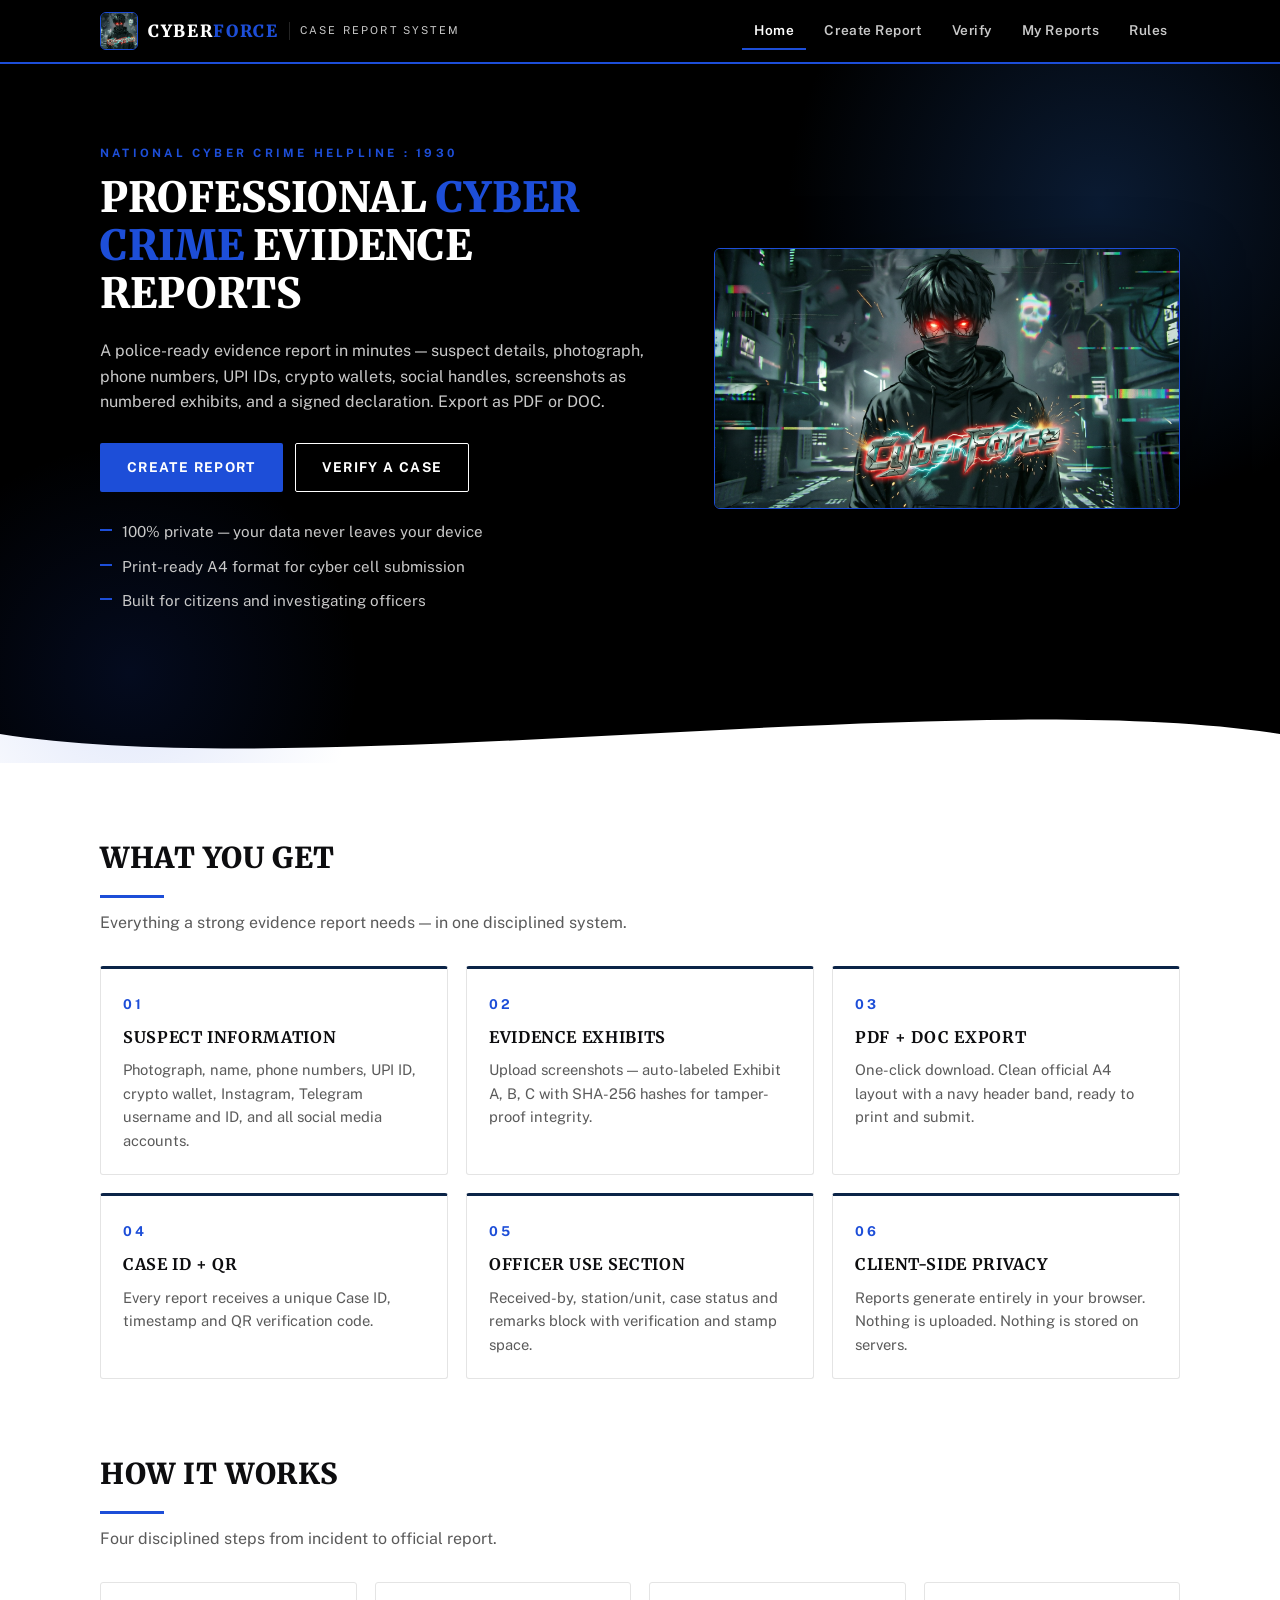
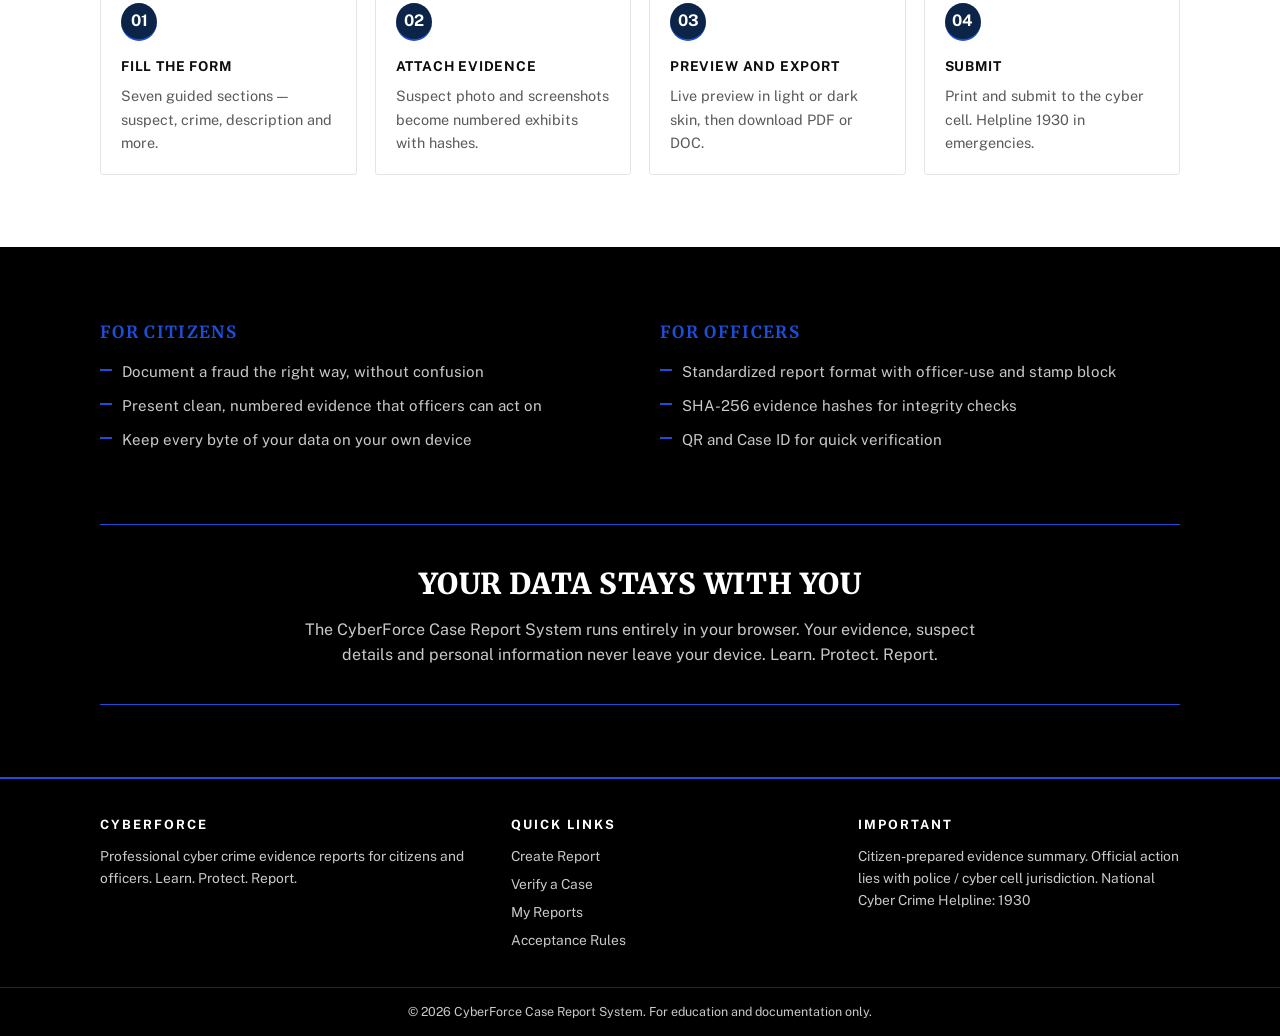
<file: index.html>
<!DOCTYPE html>
<html lang="en">
<head>
  <meta charset="UTF-8">
  <meta name="viewport" content="width=device-width, initial-scale=1.0">
  <title>CyberForce Case Report System — Professional Cyber Crime Evidence Reports</title>
  <meta name="description" content="Create professional, police-ready cyber crime evidence reports with suspect details, photograph, UPI, crypto wallets, evidence exhibits and PDF/DOC export. 100% private, client-side.">
  <link rel="stylesheet" href="css/style.css" onerror="this.onerror=null;this.href='style.css';">
</head>
<body>

  <header class="navbar">
    <div class="nav-inner">
      <a class="brand" href="index.html">
        <img src="assets/logo.png" alt="CyberForce" class="brand-logo" onerror="this.style.display='none'">
        <span class="brand-name">CYBER<em>FORCE</em></span>
        <span class="brand-tag">Case Report System</span>
      </a>
      <nav class="nav-links">
        <a href="index.html" class="active">Home</a>
        <a href="report.html">Create Report</a>
        <a href="verify.html">Verify</a>
        <a href="my-reports.html">My Reports</a>
        <a href="rules.html">Rules</a>
      </nav>
    </div>
  </header>

<section class="hero">
    <div class="container hero-grid">
      <div>
        <p class="overline">National Cyber Crime Helpline : 1930</p>
        <h1 style="margin-top:12px">Professional <span>Cyber Crime</span> Evidence Reports</h1>
        <p class="lead">A police-ready evidence report in minutes — suspect details, photograph, phone numbers, UPI IDs, crypto wallets, social handles, screenshots as numbered exhibits, and a signed declaration. Export as PDF or DOC.</p>
        <div class="hero-cta">
          <a href="report.html" class="btn btn-gold">Create Report</a>
          <a href="verify.html" class="btn btn-line-w">Verify a Case</a>
        </div>
        <ul class="hero-points">
          <li>100% private — your data never leaves your device</li>
          <li>Print-ready A4 format for cyber cell submission</li>
          <li>Built for citizens and investigating officers</li>
        </ul>
      </div>
      <div class="hero-art">
        <img src="assets/hero.png" alt="CyberForce investigator" onerror="this.style.display='none'">
      </div>
    </div>
    <svg class="wave" viewBox="0 0 1440 70" preserveAspectRatio="none"><path d="M0,40 C360,90 1080,-10 1440,40 L1440,70 L0,70 Z"/></svg>
  </section>

  <section class="section">
    <div class="container">
      <h2 class="section-title">What You Get</h2>
      <div class="title-rule"></div>
      <p class="section-sub">Everything a strong evidence report needs — in one disciplined system.</p>
      <div class="card-grid">
        <div class="card-o"><span class="no">01</span><h3>Suspect Information</h3><p>Photograph, name, phone numbers, UPI ID, crypto wallet, Instagram, Telegram username and ID, and all social media accounts.</p></div>
        <div class="card-o"><span class="no">02</span><h3>Evidence Exhibits</h3><p>Upload screenshots — auto-labeled Exhibit A, B, C with SHA-256 hashes for tamper-proof integrity.</p></div>
        <div class="card-o"><span class="no">03</span><h3>PDF + DOC Export</h3><p>One-click download. Clean official A4 layout with a navy header band, ready to print and submit.</p></div>
        <div class="card-o"><span class="no">04</span><h3>Case ID + QR</h3><p>Every report receives a unique Case ID, timestamp and QR verification code.</p></div>
        <div class="card-o"><span class="no">05</span><h3>Officer Use Section</h3><p>Received-by, station/unit, case status and remarks block with verification and stamp space.</p></div>
        <div class="card-o"><span class="no">06</span><h3>Client-Side Privacy</h3><p>Reports generate entirely in your browser. Nothing is uploaded. Nothing is stored on servers.</p></div>
      </div>
    </div>
  </section>

  <section class="section" style="padding-top:0">
    <div class="container">
      <h2 class="section-title">How It Works</h2>
      <div class="title-rule"></div>
      <p class="section-sub">Four disciplined steps from incident to official report.</p>
      <ol class="steps-o">
        <li><strong>Fill the Form</strong><p>Seven guided sections — suspect, crime, description and more.</p></li>
        <li><strong>Attach Evidence</strong><p>Suspect photo and screenshots become numbered exhibits with hashes.</p></li>
        <li><strong>Preview and Export</strong><p>Live preview in light or dark skin, then download PDF or DOC.</p></li>
        <li><strong>Submit</strong><p>Print and submit to the cyber cell. Helpline 1930 in emergencies.</p></li>
      </ol>
    </div>
  </section>

  <section class="section black">
    <div class="container split">
      <div>
        <h3>For Citizens</h3>
        <ul>
          <li>Document a fraud the right way, without confusion</li>
          <li>Present clean, numbered evidence that officers can act on</li>
          <li>Keep every byte of your data on your own device</li>
        </ul>
      </div>
      <div>
        <h3>For Officers</h3>
        <ul>
          <li>Standardized report format with officer-use and stamp block</li>
          <li>SHA-256 evidence hashes for integrity checks</li>
          <li>QR and Case ID for quick verification</li>
        </ul>
      </div>
    </div>
  </section>

  <section class="section black" style="padding-top:0">
    <div class="container">
      <div class="trust-band">
        <h2 class="section-title" style="color:#fff">Your Data Stays With You</h2>
        <p>The CyberForce Case Report System runs entirely in your browser. Your evidence, suspect details and personal information never leave your device. Learn. Protect. Report.</p>
      </div>
    </div>
  </section>

  <footer>
    <div class="foot-inner">
      <div>
        <h4>CyberForce</h4>
        <p>Professional cyber crime evidence reports for citizens and officers. Learn. Protect. Report.</p>
      </div>
      <div>
        <h4>Quick Links</h4>
        <div class="foot-links">
          <a href="report.html">Create Report</a>
          <a href="verify.html">Verify a Case</a>
          <a href="my-reports.html">My Reports</a>
          <a href="rules.html">Acceptance Rules</a>
        </div>
      </div>
      <div>
        <h4>Important</h4>
        <p>Citizen-prepared evidence summary. Official action lies with police / cyber cell jurisdiction. National Cyber Crime Helpline: 1930</p>
      </div>
    </div>
    <div class="foot-bottom">© 2026 CyberForce Case Report System. For education and documentation only.</div>
  </footer>

</body>
</html>
</file>
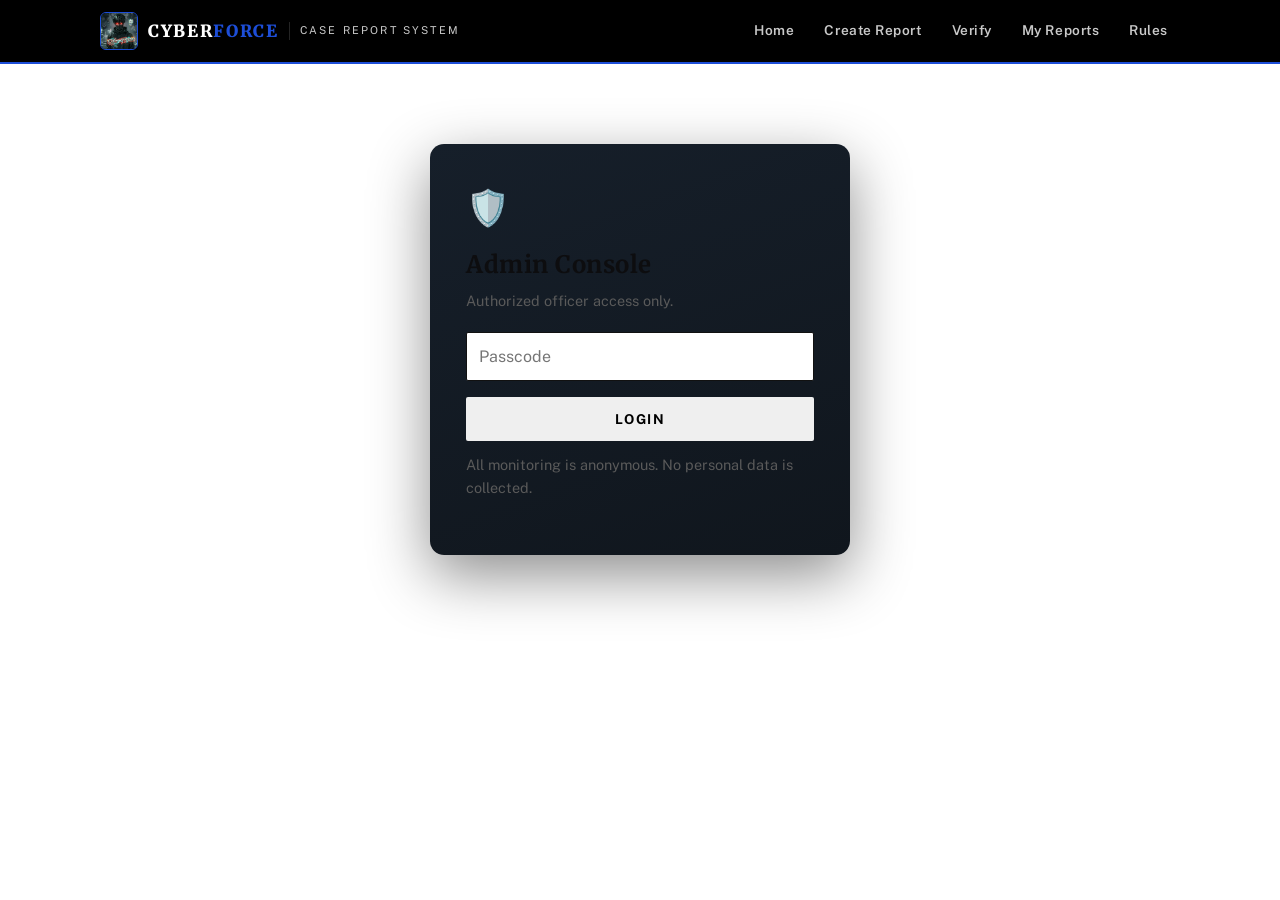
<file: admin.html>
<!DOCTYPE html>
<html lang="en">
<head>
  <meta charset="UTF-8">
  <meta name="viewport" content="width=device-width, initial-scale=1.0">
  <title>Admin Console — CyberForce</title>
  <link rel="stylesheet" href="css/style.css" onerror="this.onerror=null;this.href='style.css';">
  <style>
    .login-wrap{display:flex;align-items:center;justify-content:center;padding:80px 20px}
    .login-card{width:100%;max-width:420px;background:linear-gradient(160deg,#161f2a,#10161d);border:1px solid var(--border);border-radius:14px;padding:36px;box-shadow:0 20px 60px rgba(0,0,0,.45)}
    .login-card .shield{font-size:2.2rem}
    .login-card h2{font-family:var(--font-head);letter-spacing:.5px;margin:10px 0 4px}
    .login-card p{color:var(--muted);font-size:.9rem;margin-bottom:20px}
    .admin-wrap{max-width:1000px;margin:0 auto;padding:30px 20px 60px}
    .dash-head{display:flex;justify-content:space-between;align-items:center;gap:12px;flex-wrap:wrap;margin-bottom:18px}
    .dash-title{font-family:var(--font-head);font-size:1.5rem;letter-spacing:.5px}
    .dash-title span{color:var(--accent)}
    .stat-grid{display:grid;grid-template-columns:repeat(4,1fr);gap:14px}
    .stat{position:relative;background:linear-gradient(160deg,#18222e,#121a23);border:1px solid var(--border);border-radius:12px;padding:18px;overflow:hidden}
    .stat::before{content:"";position:absolute;top:0;left:0;right:0;height:2px;background:linear-gradient(90deg,var(--accent),transparent)}
    .stat b{font-size:1.8rem;font-family:var(--font-head)}
    .stat span{display:block;color:var(--muted);font-size:.74rem;margin-top:2px;letter-spacing:.5px;text-transform:uppercase}
    .stat .ico{position:absolute;right:14px;top:14px;font-size:1.1rem}
    .cols{display:grid;grid-template-columns:1fr 1fr;gap:14px;margin-top:14px}
    .panel{background:var(--card);border:1px solid var(--border);border-radius:12px;padding:20px}
    .panel h3{font-family:var(--font-head);letter-spacing:.4px;margin-bottom:14px}
    .bar-row{display:flex;align-items:center;gap:10px;margin:9px 0;font-size:.86rem}
    .bar-label{min-width:130px;color:var(--muted)}
    .bar{height:9px;background:var(--bg-soft);border-radius:5px;flex:1;overflow:hidden}
    .bar i{display:block;height:100%;background:linear-gradient(90deg,var(--primary),var(--accent));border-radius:5px}
    .bar-num{min-width:32px;text-align:right}
    .full{grid-column:1/-1}
    table{width:100%;border-collapse:collapse;font-size:.85rem}
    th,td{padding:9px 10px;border-bottom:1px solid var(--border);text-align:left}
    th{color:var(--muted);font-weight:600;text-transform:uppercase;font-size:.72rem;letter-spacing:.5px}
    tr:hover td{background:rgba(53,201,227,.04)}
    .badge{display:inline-block;padding:2px 9px;border-radius:20px;font-size:.72rem;border:1px solid var(--border);color:var(--muted)}
    .badge.ok{border-color:#16a34a;color:#4ade80}
    .badge.warn{border-color:var(--danger);color:#f87171}
    .btn-small{padding:8px 14px;font-size:.85rem}
    .muted{color:var(--muted);font-size:.8rem;margin-top:12px}
    @media(max-width:800px){.stat-grid{grid-template-columns:1fr 1fr}.cols{grid-template-columns:1fr}}
  </style>
</head>
<body>

  <header class="navbar">
  <div class="nav-inner">
    <a class="brand" href="index.html">
      <img src="assets/logo.png" alt="CyberForce" class="brand-logo" onerror="this.style.display='none'">
      <span class="brand-name">CYBER<em>FORCE</em></span>
      <span class="brand-tag">Case Report System</span>
    </a>
    <nav class="nav-links">
      <a href="index.html">Home</a>
      <a href="report.html">Create Report</a>
      <a href="verify.html">Verify</a>
      <a href="my-reports.html">My Reports</a>
      <a href="rules.html">Rules</a>
    </nav>
  </div>
</header>

  <!-- LOGIN -->
  <div class="login-wrap" id="loginBox">
    <div class="login-card">
      <div class="shield">🛡️</div>
      <h2>Admin Console</h2>
      <p>Authorized officer access only.</p>
      <div class="field"><input id="passInput" type="password" placeholder="Passcode"></div>
      <button class="btn btn-primary" id="loginBtn" style="width:100%">Login</button>
      <p class="muted">All monitoring is anonymous. No personal data is collected.</p>
    </div>
  </div>

  <!-- DASHBOARD -->
  <main class="admin-wrap" id="dash" style="display:none">
    <div class="dash-head">
      <h2 class="dash-title">Cyber<span>Force</span> Admin Console</h2>
      <div>
        <button class="btn btn-secondary btn-small" id="refreshBtn">⟳ Refresh</button>
        <button class="btn btn-secondary btn-small" id="logoutBtn">Logout</button>
      </div>
    </div>
    <div class="stat-grid" id="statGrid"></div>
    <div class="cols">
      <div class="panel"><h3>🚨 Crime Type Trends</h3><div id="crimeBars"></div></div>
      <div class="panel"><h3>📤 Export Format Usage</h3><div id="exportBars"></div></div>
      <div class="panel full"><h3>🕒 Recent Events (Last 20)</h3>
        <table><thead><tr><th>Time</th><th>Event</th><th>Label</th></tr></thead><tbody id="evTable"></tbody></table>
      </div>
    </div>
  </main>

  <script>
    /* ====== CONFIG ====== */
    const ADMIN_PASS = 'cyberforce2026';   // login passcode (change if you want)
    const SHEET_URL  = '';                 // your Apps Script web app URL
    const ADMIN_KEY  = 'cyberforce2026';   // must match Apps Script key

    const esc = s => String(s ?? '').replace(/&/g,'&amp;').replace(/</g,'&lt;').replace(/>/g,'&gt;');

    document.getElementById('loginBtn').addEventListener('click', () => {
      if (document.getElementById('passInput').value === ADMIN_PASS) {
        sessionStorage.setItem('cf_admin', '1'); showDash();
      } else alert('Wrong passcode!');
    });
    document.getElementById('logoutBtn').addEventListener('click', () => { sessionStorage.removeItem('cf_admin'); location.reload(); });

    function showDash(){
      document.getElementById('loginBox').style.display = 'none';
      document.getElementById('dash').style.display = 'block';
      loadData();
    }
    if (sessionStorage.getItem('cf_admin')) showDash();

    async function loadData(){
      if (!SHEET_URL) { alert('Set SHEET_URL (Apps Script URL) in admin.html first.'); return; }
      try {
        const res = await fetch(SHEET_URL + '?key=' + ADMIN_KEY);
        const data = await res.json();
        if (data.error) { alert('Unauthorized — check ADMIN_KEY.'); return; }
        render(data);
      } catch (e) { alert('Data load failed: ' + e.message); }
    }
    document.getElementById('refreshBtn').addEventListener('click', loadData);

    function badge(e){
      if (e === 'verify_ok' || e.indexOf('export') === 0 || e === 'print') return 'ok';
      if (e === 'verify_fail') return 'warn';
      return '';
    }

    function render(data){
      const c = {};
      data.forEach(r => c[r.e] = (c[r.e] || 0) + 1);
      const stats = [
        ['📝','Report Started', c['report_started'] || 0], ['✅','Completed', c['report_completed'] || 0],
        ['📄','PDF Export', c['export_pdf'] || 0], ['📃','DOC Export', c['export_docx'] || 0],
        ['🖨️','Print', c['print'] || 0], ['🔍','Verify OK', c['verify_ok'] || 0],
        ['','Verify Fail', c['verify_fail'] || 0], ['⚡','Total Events', data.length]
      ];
      document.getElementById('statGrid').innerHTML = stats.map(s =>
        `<div class="stat"><span class="ico">${s[0]}</span><b>${s[2]}</b><span>${s[1]}</span></div>`).join('');

      const crime = {};
      data.forEach(r => { if (['report_completed','export_pdf','export_docx'].includes(r.e) && r.l) crime[r.l] = (crime[r.l] || 0) + 1; });
      document.getElementById('crimeBars').innerHTML = bars(crime) || '<p class="muted">No data yet.</p>';

      document.getElementById('exportBars').innerHTML = bars({ 'PDF': c['export_pdf'] || 0, 'DOC': c['export_docx'] || 0, 'Print': c['print'] || 0 });

      const last = data.slice(-20).reverse();
      document.getElementById('evTable').innerHTML = last.map(r =>
        `<tr><td>${esc(new Date(r.t).toLocaleString())}</td><td><span class="badge ${badge(r.e)}">${esc(r.e)}</span></td><td>${esc(r.l) || '—'}</td></tr>`
      ).join('') || '<tr><td colspan="3">No events yet.</td></tr>';
    }

    function bars(obj){
      const max = Math.max(...Object.values(obj), 1);
      return Object.entries(obj).sort((a,b) => b[1]-a[1]).map(([k,v]) =>
        `<div class="bar-row"><span class="bar-label">${esc(k)}</span><div class="bar"><i style="width:${Math.round(v/max*100)}%"></i></div><span class="bar-num">${v}</span></div>`
      ).join('');
    }
  </script>

</body>
</html>
</file>
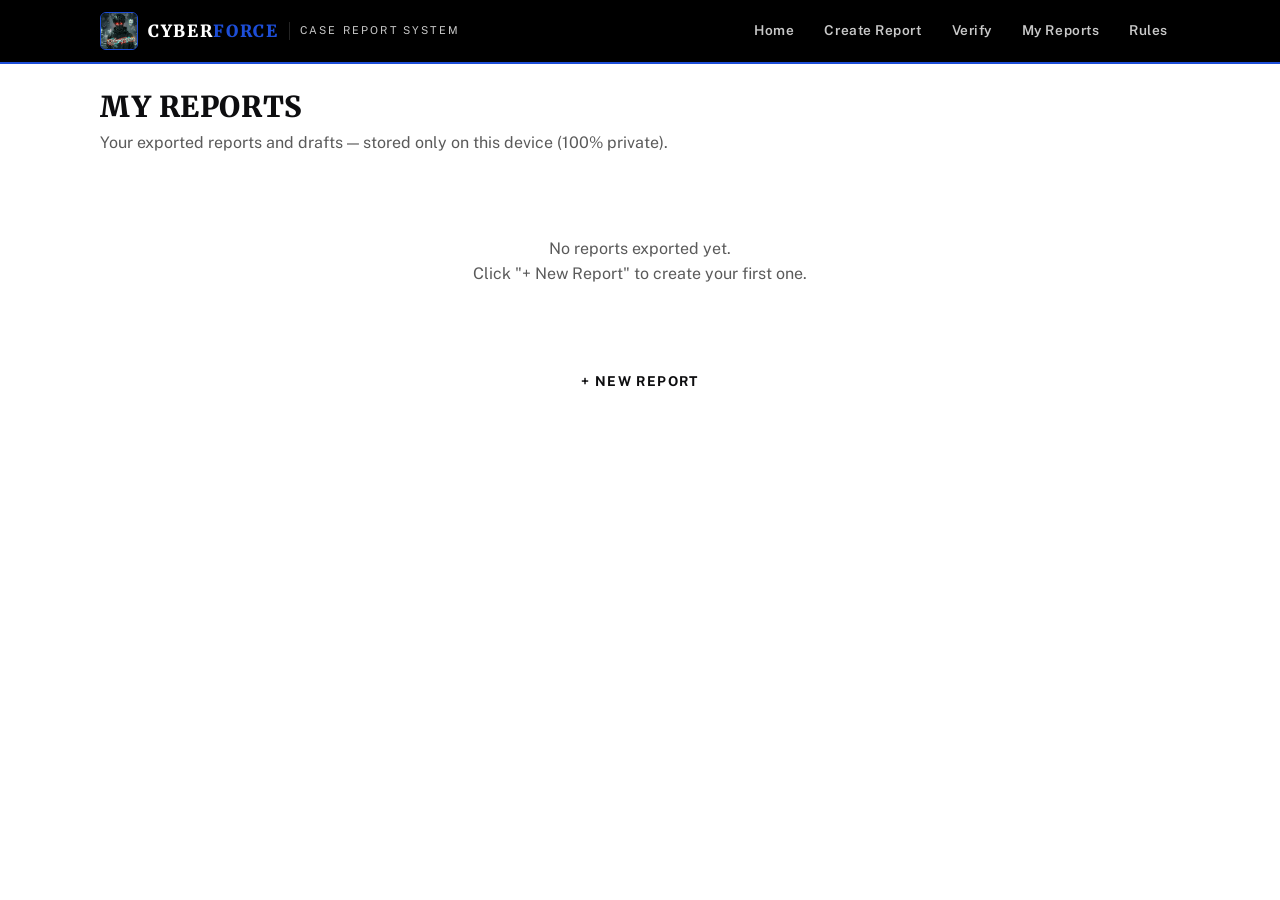
<file: my-reports.html>
<!DOCTYPE html>
<html lang="en">
<head>
  <meta charset="UTF-8">
  <meta name="viewport" content="width=device-width, initial-scale=1.0">
  <title>My Reports — CyberForce Case Report System</title>
  <link rel="stylesheet" href="css/style.css" onerror="this.onerror=null;this.href='style.css';">
  <style>
    .rep-card{background:var(--card);border:1px solid var(--border);border-radius:10px;padding:18px;margin-bottom:14px;display:flex;justify-content:space-between;gap:14px;flex-wrap:wrap;align-items:center}
    .rep-info b{font-family:var(--font-head);letter-spacing:.5px;font-size:1.05rem}
    .rep-meta{color:var(--muted);font-size:.85rem;margin-top:4px}
    .rep-actions{display:flex;gap:8px}
    .btn-small{padding:8px 14px;font-size:.85rem}
    .btn-danger{background:transparent;border:1px solid var(--danger);color:var(--danger)}
    .draft-banner{background:var(--navy);border:1px solid var(--border);border-radius:10px;padding:16px 20px;margin:26px 0 20px;display:flex;justify-content:space-between;align-items:center;gap:12px;flex-wrap:wrap}
    .empty{color:var(--muted);text-align:center;padding:50px 0}
  </style>
</head>
<body>

<header class="navbar">
  <div class="nav-inner">
    <a class="brand" href="index.html">
      <img src="assets/logo.png" alt="CyberForce" class="brand-logo" onerror="this.style.display='none'">
      <span class="brand-name">CYBER<em>FORCE</em></span>
      <span class="brand-tag">Case Report System</span>
    </a>
    <nav class="nav-links">
      <a href="index.html">Home</a>
      <a href="report.html">Create Report</a>
      <a href="verify.html">Verify</a>
      <a href="my-reports.html">My Reports</a>
      <a href="rules.html">Rules</a>
    </nav>
  </div>
</header>

  <main class="container" style="padding-top:20px">
    <h2 class="section-title">My Reports</h2>
    <p class="section-sub">Your exported reports and drafts — stored only on this device (100% private).</p>

    <div class="draft-banner" id="draftBanner" style="display:none">
      <span>📝 <strong>Draft in progress</strong> — an unfinished report is pending.</span>
      <a href="report.html" class="btn btn-primary btn-small">Continue Draft</a>
    </div>

    <div id="repList"></div>
    <p style="text-align:center;margin:20px 0"><a href="report.html" class="btn btn-primary">+ New Report</a></p>
  </main>

  <script>
    const esc = s => String(s ?? '').replace(/&/g,'&amp;').replace(/</g,'&lt;').replace(/>/g,'&gt;');
    if (localStorage.getItem('cf_draft')) document.getElementById('draftBanner').style.display = 'flex';

    function getList(){ return JSON.parse(localStorage.getItem('cf_reports') || '[]'); }

    function render(){
      const list = getList();
      const wrap = document.getElementById('repList');
      if (!list.length) { wrap.innerHTML = '<p class="empty">No reports exported yet.<br>Click "+ New Report" to create your first one.</p>'; return; }
      wrap.innerHTML = list.map((r, i) => `
        <div class="rep-card">
          <div class="rep-info">
            <b>${esc(r.caseId)}</b>
            <div class="rep-meta">${esc(r.type) || '—'} · Suspect: ${esc(r.suspect) || '—'} · ${esc(r.date)}</div>
          </div>
          <div class="rep-actions">
            <a href="verify.html?id=${encodeURIComponent(r.caseId)}" class="btn btn-secondary btn-small">Verify</a>
            <button class="btn btn-danger btn-small" data-i="${i}">Delete</button>
          </div>
        </div>`).join('');
      wrap.querySelectorAll('.btn-danger').forEach(b => b.addEventListener('click', () => {
        if (!confirm('Delete this record?')) return;
        const l = getList(); l.splice(+b.dataset.i, 1);
        localStorage.setItem('cf_reports', JSON.stringify(l));
        render();
      }));
    }
    render();
  </script>

</body>
</html>
</file>
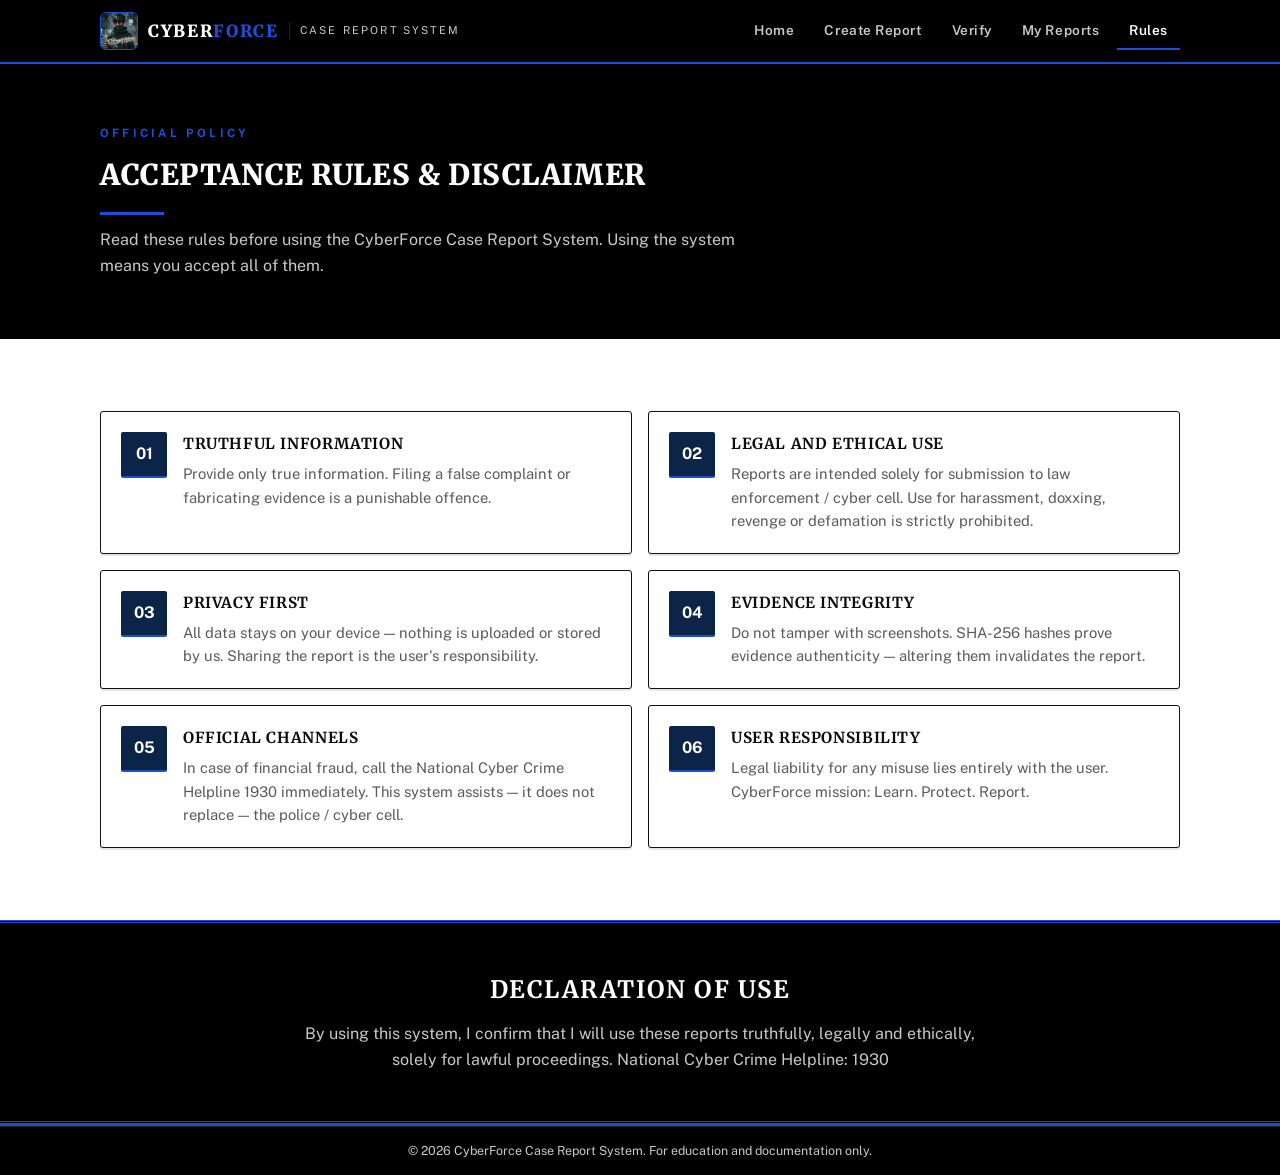
<file: rules.html>
<!DOCTYPE html>
<html lang="en">
<head>
  <meta charset="UTF-8">
  <meta name="viewport" content="width=device-width, initial-scale=1.0">
  <title>Acceptance Rules — CyberForce Case Report System</title>
  <link rel="stylesheet" href="css/style.css" onerror="this.onerror=null;this.href='style.css';">
</head>
<body>

  <header class="navbar">
    <div class="nav-inner">
      <a class="brand" href="index.html">
        <img src="assets/logo.png" alt="CyberForce" class="brand-logo" onerror="this.style.display='none'">
        <span class="brand-name">CYBER<em>FORCE</em></span>
        <span class="brand-tag">Case Report System</span>
      </a>
      <nav class="nav-links">
        <a href="index.html">Home</a>
        <a href="report.html">Create Report</a>
        <a href="verify.html">Verify</a>
        <a href="my-reports.html">My Reports</a>
        <a href="rules.html" class="active">Rules</a>
      </nav>
    </div>
  </header>

  <section class="section black" style="padding:60px 0">
    <div class="container">
      <p class="overline">Official Policy</p>
      <h2 class="section-title" style="color:#fff;margin-top:10px">Acceptance Rules & Disclaimer</h2>
      <div class="title-rule"></div>
      <p class="section-sub" style="margin-bottom:0">Read these rules before using the CyberForce Case Report System. Using the system means you accept all of them.</p>
    </div>
  </section>

  <section class="section">
    <div class="container">
      <div class="clause-grid">
        <div class="clause"><span class="cno">01</span><div><h3>Truthful Information</h3><p>Provide only true information. Filing a false complaint or fabricating evidence is a punishable offence.</p></div></div>
        <div class="clause"><span class="cno">02</span><div><h3>Legal and Ethical Use</h3><p>Reports are intended solely for submission to law enforcement / cyber cell. Use for harassment, doxxing, revenge or defamation is strictly prohibited.</p></div></div>
        <div class="clause"><span class="cno">03</span><div><h3>Privacy First</h3><p>All data stays on your device — nothing is uploaded or stored by us. Sharing the report is the user's responsibility.</p></div></div>
        <div class="clause"><span class="cno">04</span><div><h3>Evidence Integrity</h3><p>Do not tamper with screenshots. SHA-256 hashes prove evidence authenticity — altering them invalidates the report.</p></div></div>
        <div class="clause"><span class="cno">05</span><div><h3>Official Channels</h3><p>In case of financial fraud, call the National Cyber Crime Helpline 1930 immediately. This system assists — it does not replace — the police / cyber cell.</p></div></div>
        <div class="clause"><span class="cno">06</span><div><h3>User Responsibility</h3><p>Legal liability for any misuse lies entirely with the user. CyberForce mission: Learn. Protect. Report.</p></div></div>
      </div>
    </div>
  </section>

  <section class="decl-band">
    <div class="container">
      <h2>Declaration of Use</h2>
      <p>By using this system, I confirm that I will use these reports truthfully, legally and ethically, solely for lawful proceedings. National Cyber Crime Helpline: 1930</p>
    </div>
  </section>

  <footer>
    <div class="foot-bottom">© 2026 CyberForce Case Report System. For education and documentation only.</div>
  </footer>

</body>
</html>
</file>
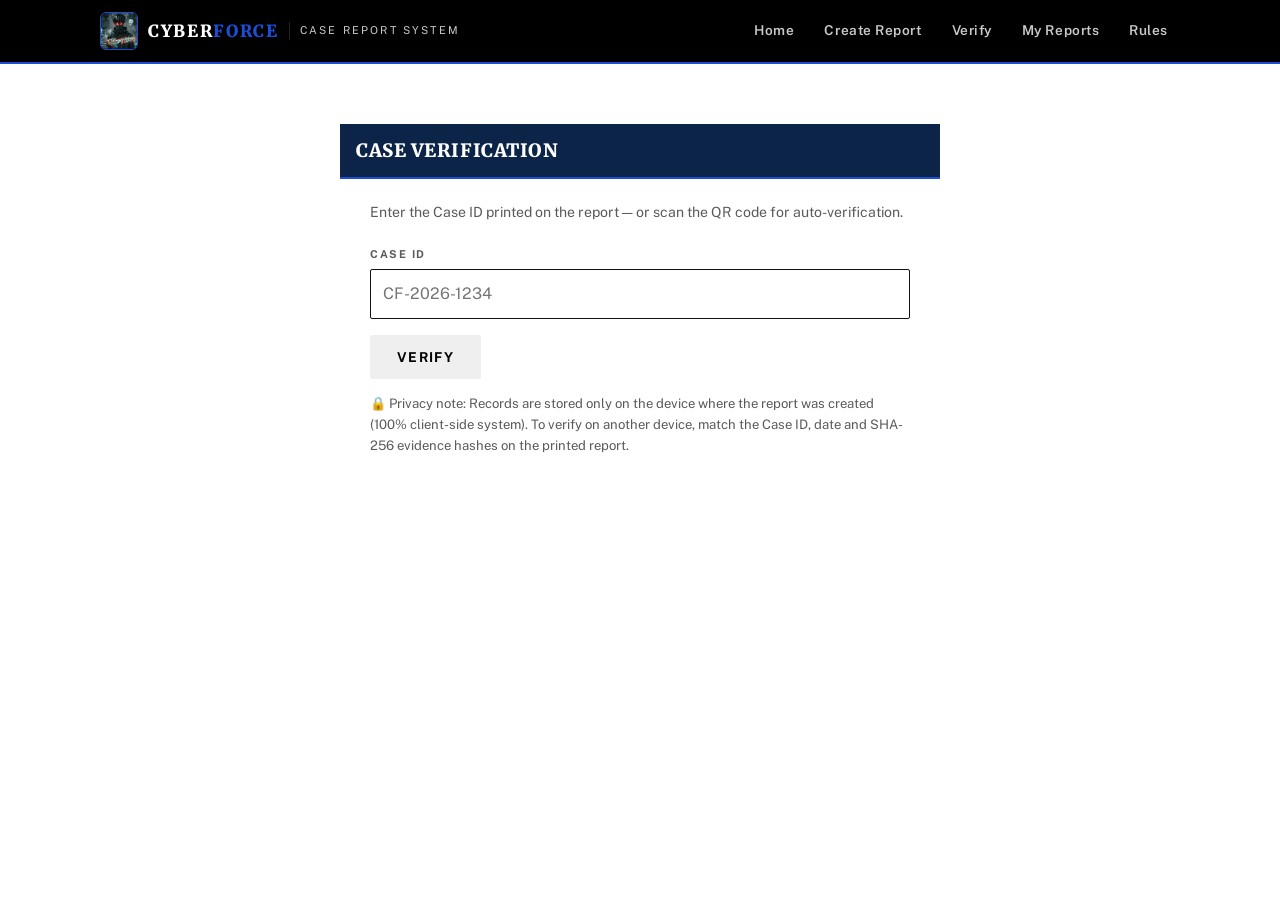
<file: verify.html>
<!DOCTYPE html>
<html lang="en">
<head>
  <meta charset="UTF-8">
  <meta name="viewport" content="width=device-width, initial-scale=1.0">
  <title>Verify a Case — CyberForce Case Report System</title>
  <link rel="stylesheet" href="css/style.css" onerror="this.onerror=null;this.href='style.css';">
  <style>
    .verify-box{max-width:600px;margin:60px auto;background:var(--card);border:1px solid var(--border);border-radius:10px;padding:30px}
    .verify-result{margin-top:20px;padding:16px;border-radius:8px;border:1px solid var(--border);display:none}
    .verify-result.ok{border-color:#16a34a;background:rgba(22,163,74,.08)}
    .verify-result.no{border-color:var(--danger);background:rgba(185,28,28,.08)}
    .vrow{display:flex;justify-content:space-between;gap:10px;font-size:.92rem;padding:6px 0;border-bottom:1px dashed var(--border);color:var(--muted)}
    .vrow b{color:var(--text)}
    .note{color:var(--muted);font-size:.82rem;margin-top:14px}
  </style>
</head>
<body>

<header class="navbar">
  <div class="nav-inner">
    <a class="brand" href="index.html">
      <img src="assets/logo.png" alt="CyberForce" class="brand-logo" onerror="this.style.display='none'">
      <span class="brand-name">CYBER<em>FORCE</em></span>
      <span class="brand-tag">Case Report System</span>
    </a>
    <nav class="nav-links">
      <a href="index.html">Home</a>
      <a href="report.html">Create Report</a>
      <a href="verify.html">Verify</a>
      <a href="my-reports.html">My Reports</a>
      <a href="rules.html">Rules</a>
    </nav>
  </div>
</header>

  <main class="container">
    <div class="verify-box">
      <h2 class="panel-title">Case Verification</h2>
      <p class="panel-sub">Enter the Case ID printed on the report — or scan the QR code for auto-verification.</p>
      <div class="field"><label>Case ID</label><input id="caseInput" placeholder="CF-2026-1234"></div>
      <button class="btn btn-primary" id="verifyBtn">Verify</button>
      <div class="verify-result" id="result"></div>
      <p class="note">🔒 Privacy note: Records are stored only on the device where the report was created (100% client-side system). To verify on another device, match the Case ID, date and SHA-256 evidence hashes on the printed report.</p>
    </div>
  </main>

  <script src="js/tracker.js"></script>
  <script>
    const esc = s => String(s ?? '').replace(/&/g,'&amp;').replace(/</g,'&lt;').replace(/>/g,'&gt;');
    const input = document.getElementById('caseInput');
    const pre = new URLSearchParams(location.search).get('id');
    if (pre) input.value = pre;

    function doVerify(){
      const id = input.value.trim();
      const box = document.getElementById('result');
      if (!id) { alert('Please enter a Case ID.'); return; }
      const list = JSON.parse(localStorage.getItem('cf_reports') || '[]');
      const rec = list.find(r => r.caseId === id);
      box.style.display = 'block';
      if (window.CF_TRACK) CF_TRACK(rec ? 'verify_ok' : 'verify_fail', id);
      if (rec) {
        box.className = 'verify-result ok';
        box.innerHTML = `<strong>✅ Record Found — Authentic Report</strong>
          <div class="vrow"><span>Case ID</span><b>${esc(rec.caseId)}</b></div>
          <div class="vrow"><span>Generated</span><b>${esc(rec.date)}</b></div>
          <div class="vrow"><span>Suspect</span><b>${esc(rec.suspect) || '—'}</b></div>
          <div class="vrow"><span>Crime Type</span><b>${esc(rec.type) || '—'}</b></div>`;
      } else {
        box.className = 'verify-result no';
        box.innerHTML = `<strong>❌ No record found on this device.</strong><br>
          <span class="note">This report may have been created on another device (privacy-first design). Match the Case ID, date and SHA-256 evidence hashes on the printed report.</span>`;
      }
    }
    document.getElementById('verifyBtn').addEventListener('click', doVerify);
    if (pre) doVerify();
  </script>

</body>
</html>
</file>
